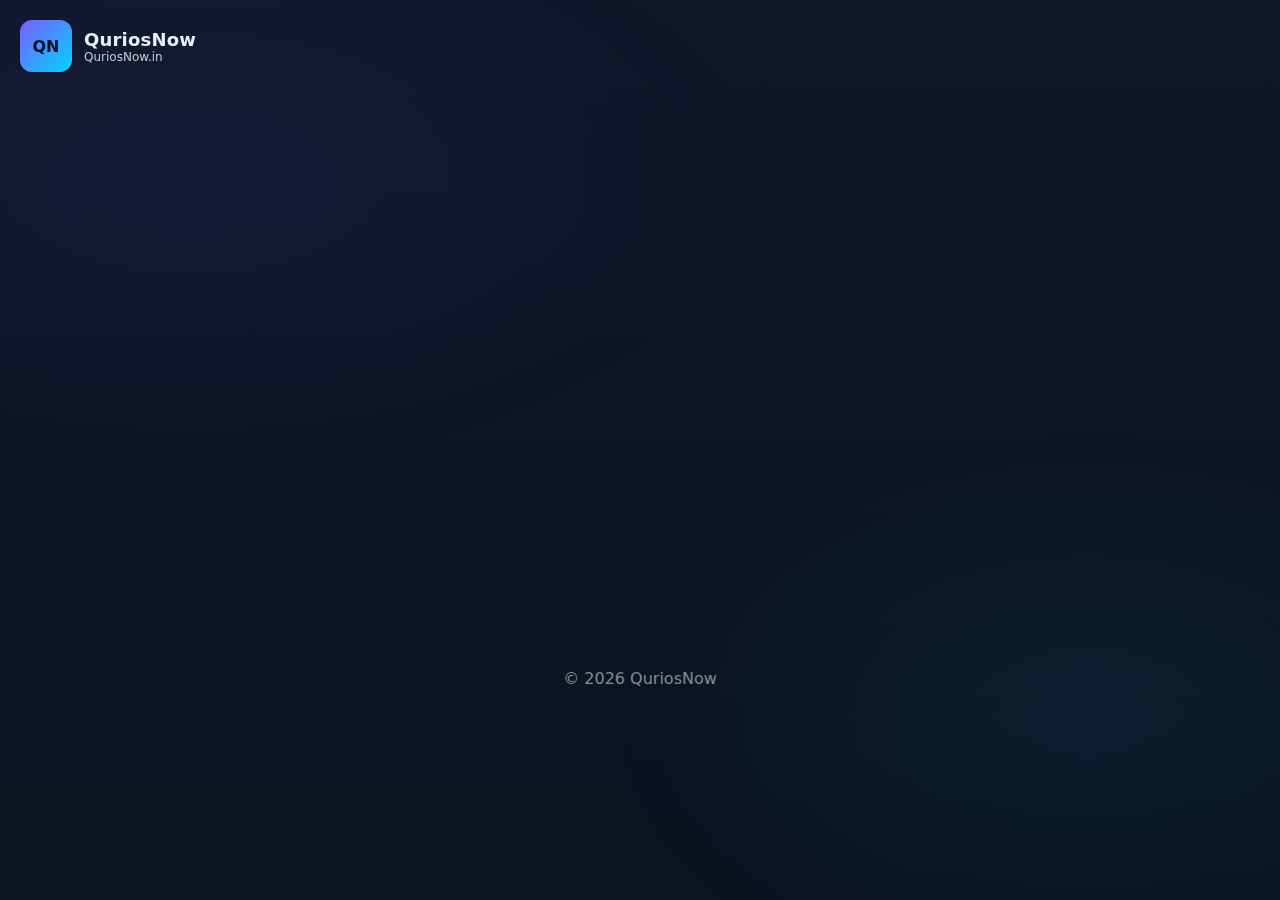
<file: index.html>
<!doctype html>
<html lang="en">
<head>
  <meta charset="utf-8">
  <meta name="viewport" content="width=device-width, initial-scale=1">
  <title>QuriosNow — Coming Soon</title>
  <script async src="https://pagead2.googlesyndication.com/pagead/js/adsbygoogle.js?client=ca-pub-7347419061596694"
     crossorigin="anonymous"></script>
  <meta name="description" content="QuriosNow.in - Coming Soon. A place for curious minds.">
  <link rel="icon" href="data:;base64,iVBORw0KGgo=">
  <link rel="stylesheet" href="css/styles.css">
</head>
<body>
  <div class="page-bg"></div>
  <div class="container">
    <header class="site-header">
      <div class="brand">
        <div class="logo" aria-hidden="true">QN</div>
        <div class="brand-text">
          <h1>QuriosNow</h1>
          <p class="domain">QuriosNow.in</p>
        </div>
      </div>
    </header>

    <main class="hero" role="main">
      <div class="card">
        <h2 class="eyebrow">Coming Soon</h2>
        <h3 class="title">Hello, curious minds.</h3>
        <p class="lead">We're crafting something inspiring — stories, ideas, and moments for the curious. Join our launch list to be first to know.</p>

        <div id="countdown" class="countdown" aria-live="polite">
          <div class="time"><span id="days">00</span><small>Days</small></div>
          <div class="time"><span id="hours">00</span><small>Hours</small></div>
          <div class="time"><span id="minutes">00</span><small>Minutes</small></div>
          <div class="time"><span id="seconds">00</span><small>Seconds</small></div>
        </div>

        <form id="subscribe" class="subscribe" aria-label="Subscribe to launch updates">
          <input id="email" type="email" placeholder="your@email.com" required>
          <button type="submit">Notify Me</button>
        </form>
        <p id="msg" class="msg" role="status" aria-live="polite"></p>
      </div>
    </main>

    <footer class="site-footer">© <span id="year"></span> QuriosNow</footer>
  </div>

  <script src="js/script.js"></script>
  <script async src="https://pagead2.googlesyndication.com/pagead/js/adsbygoogle.js?client=ca-pub-7347419061596694"
     crossorigin="anonymous"></script>
<!-- 1 -->
<ins class="adsbygoogle"
     style="display:block"
     data-ad-client="ca-pub-7347419061596694"
     data-ad-slot="1520969723"
     data-ad-format="auto"
     data-full-width-responsive="true"></ins>
<script>
     (adsbygoogle = window.adsbygoogle || []).push({});
</script>
</body>
</html>
</file>
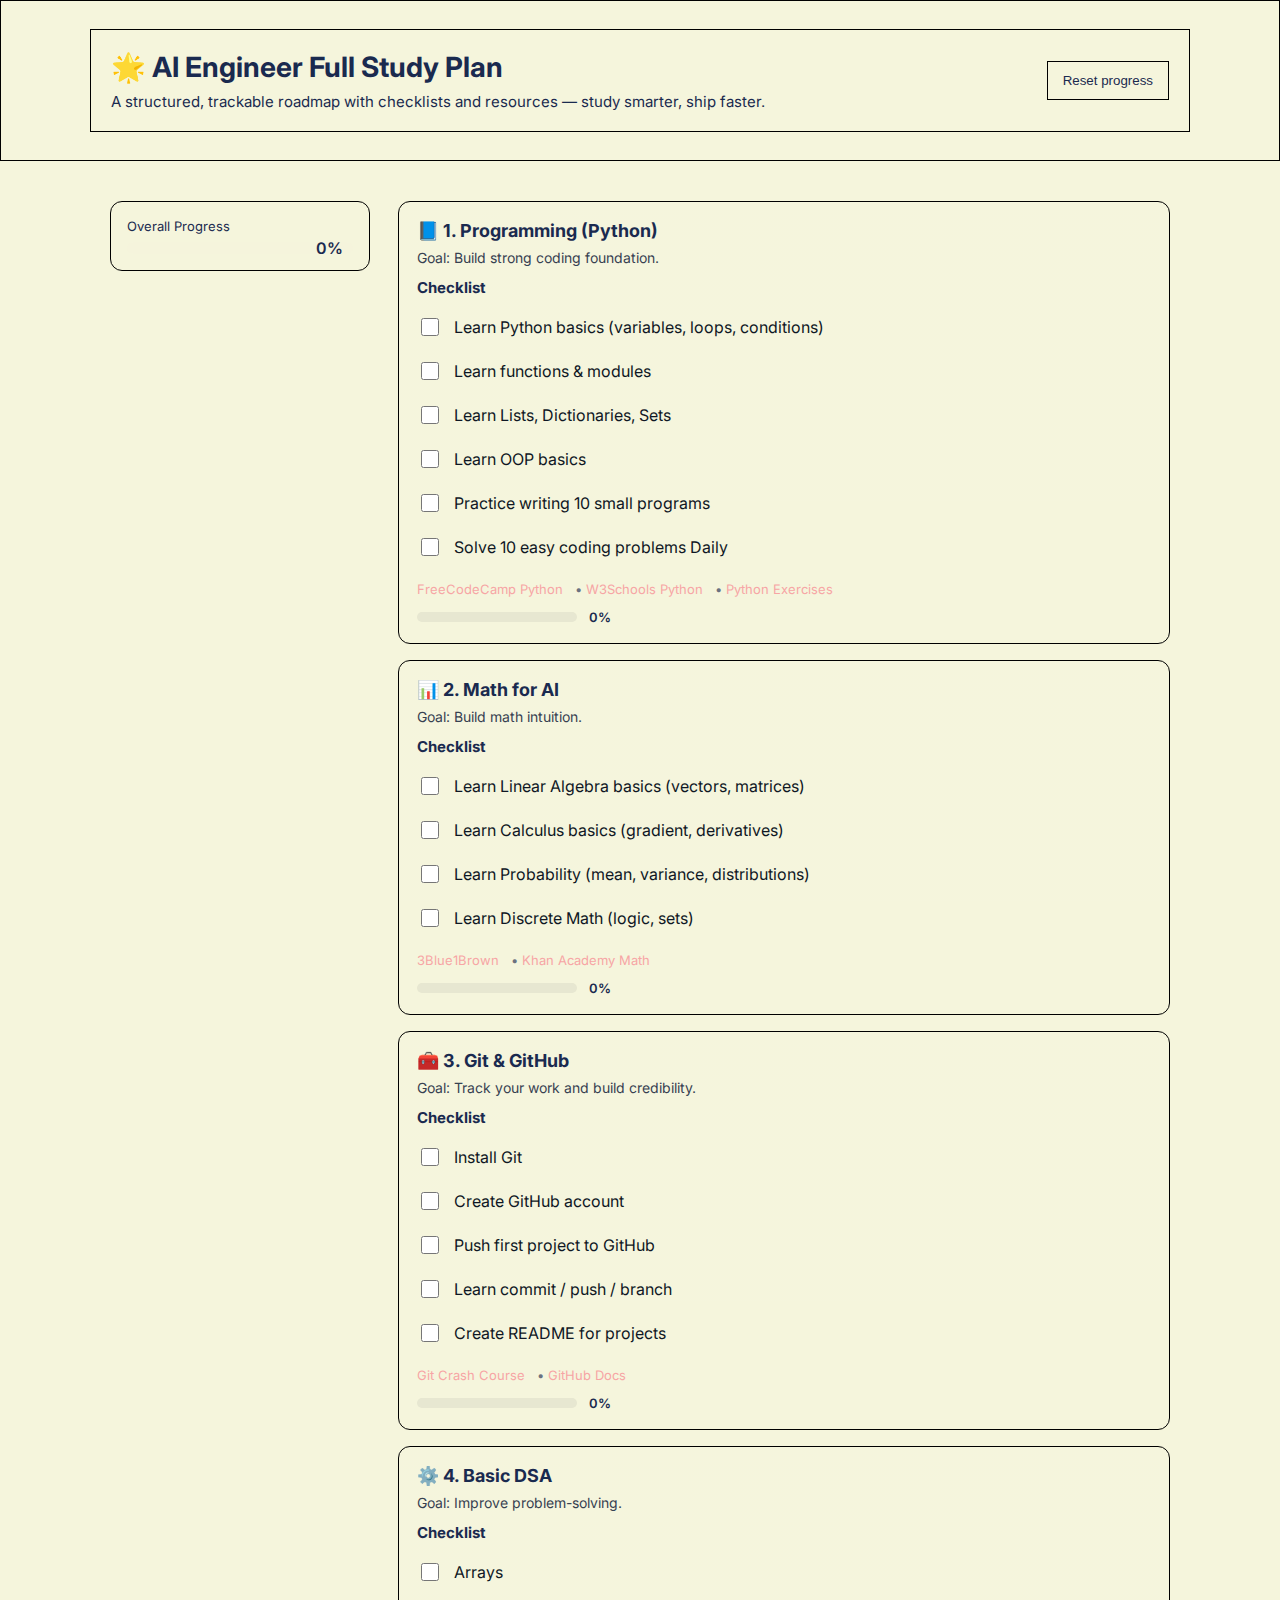
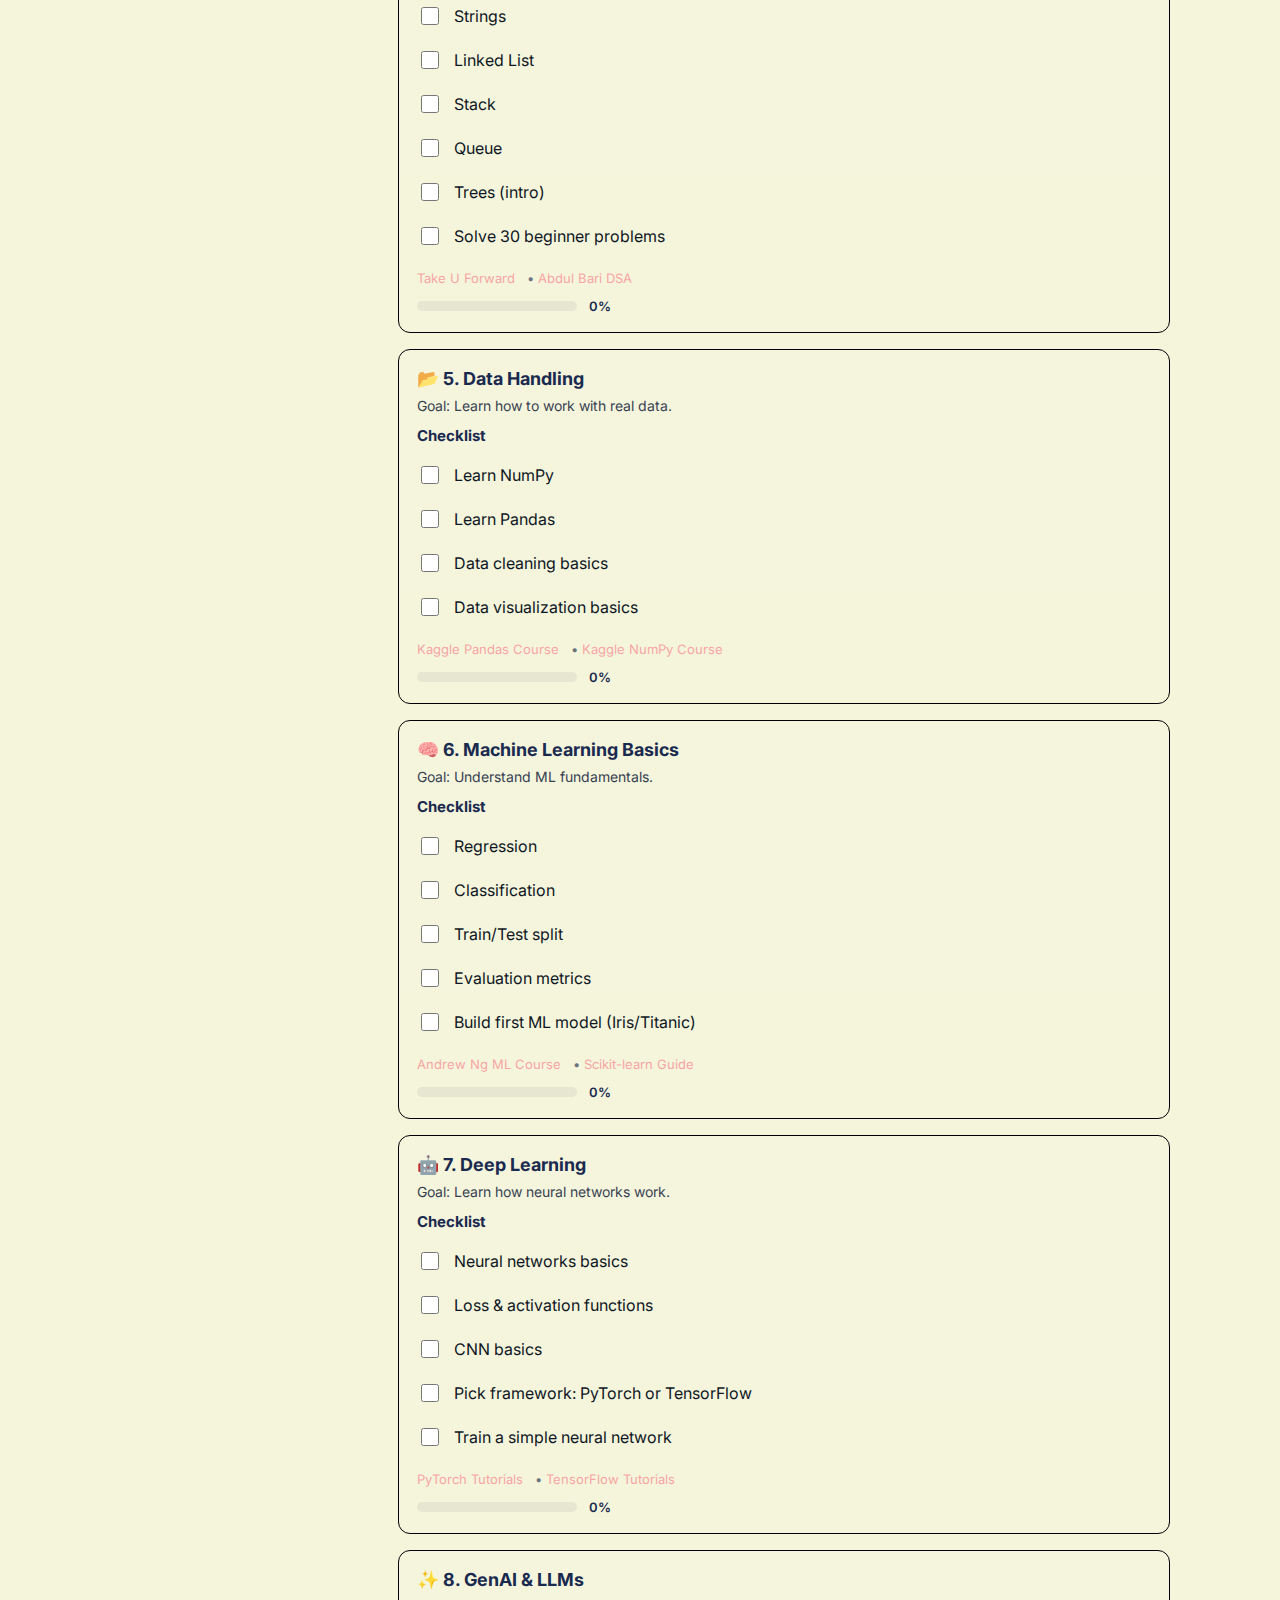
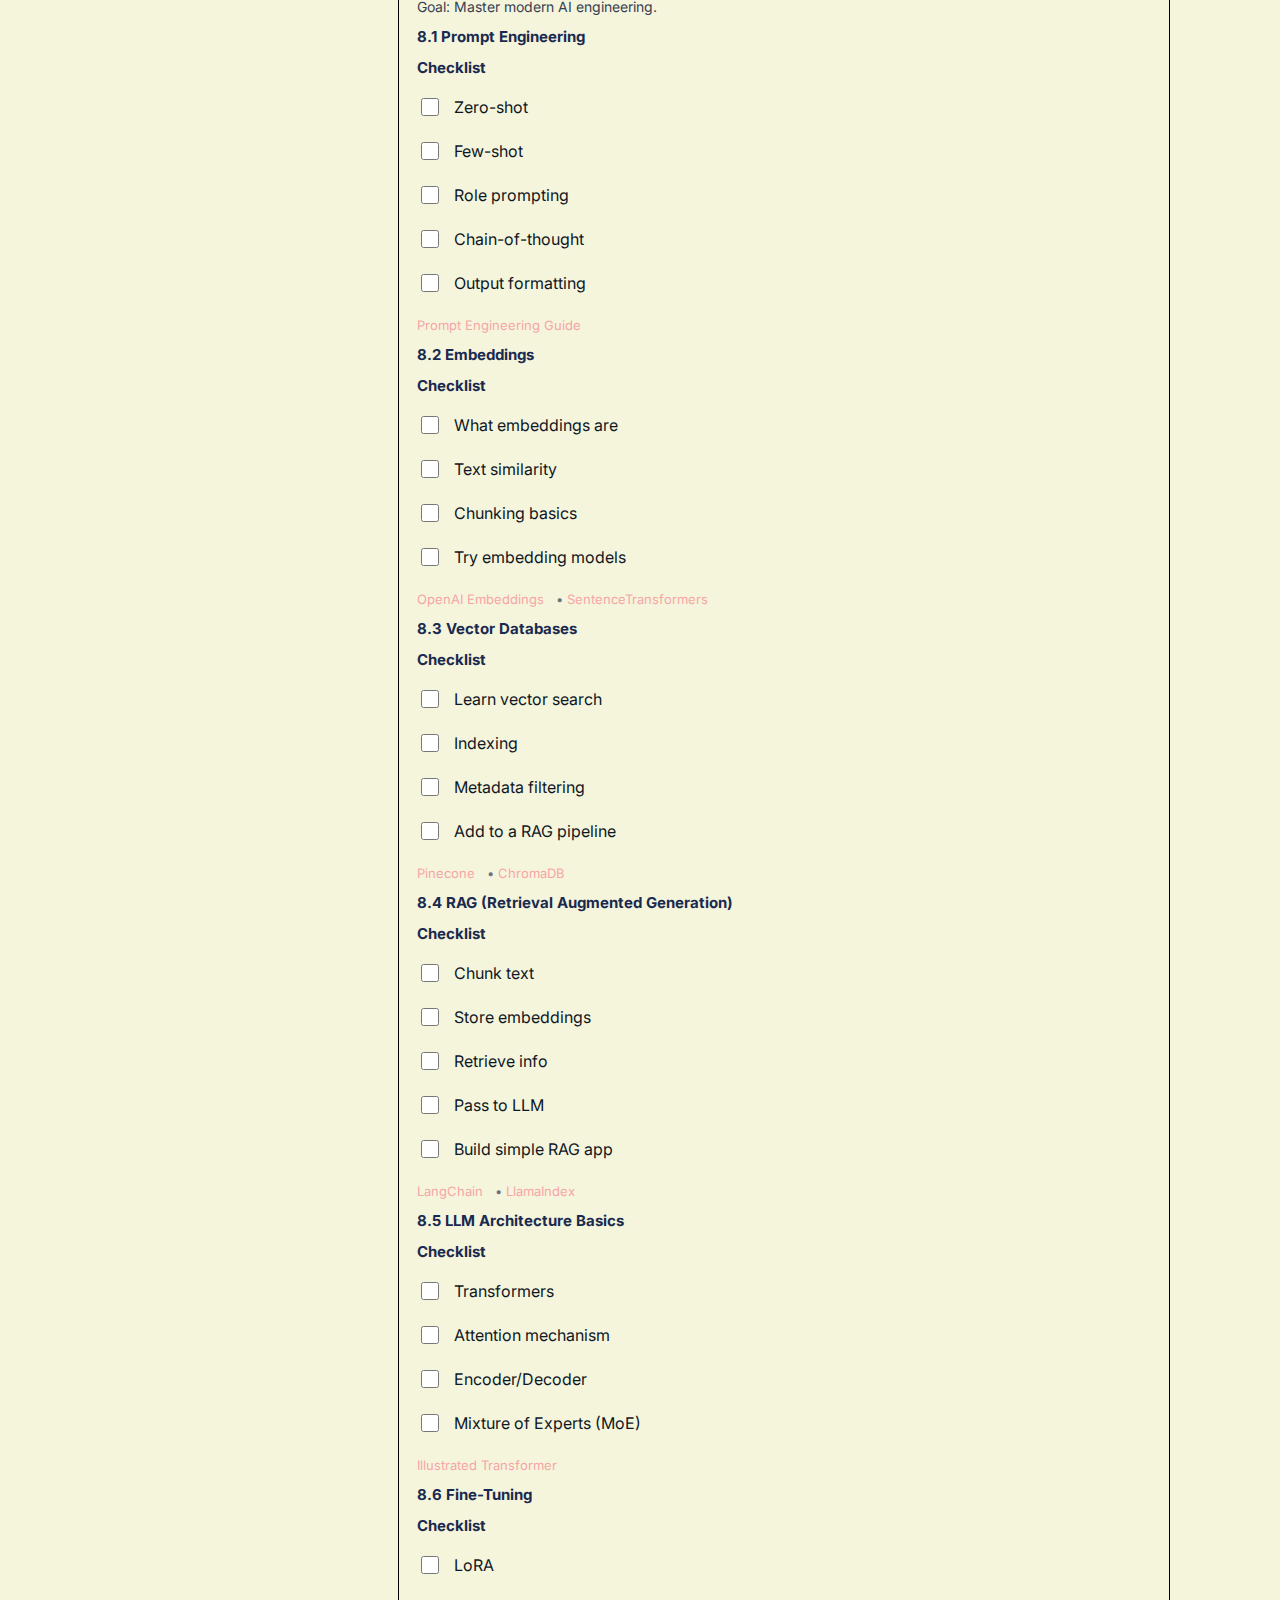
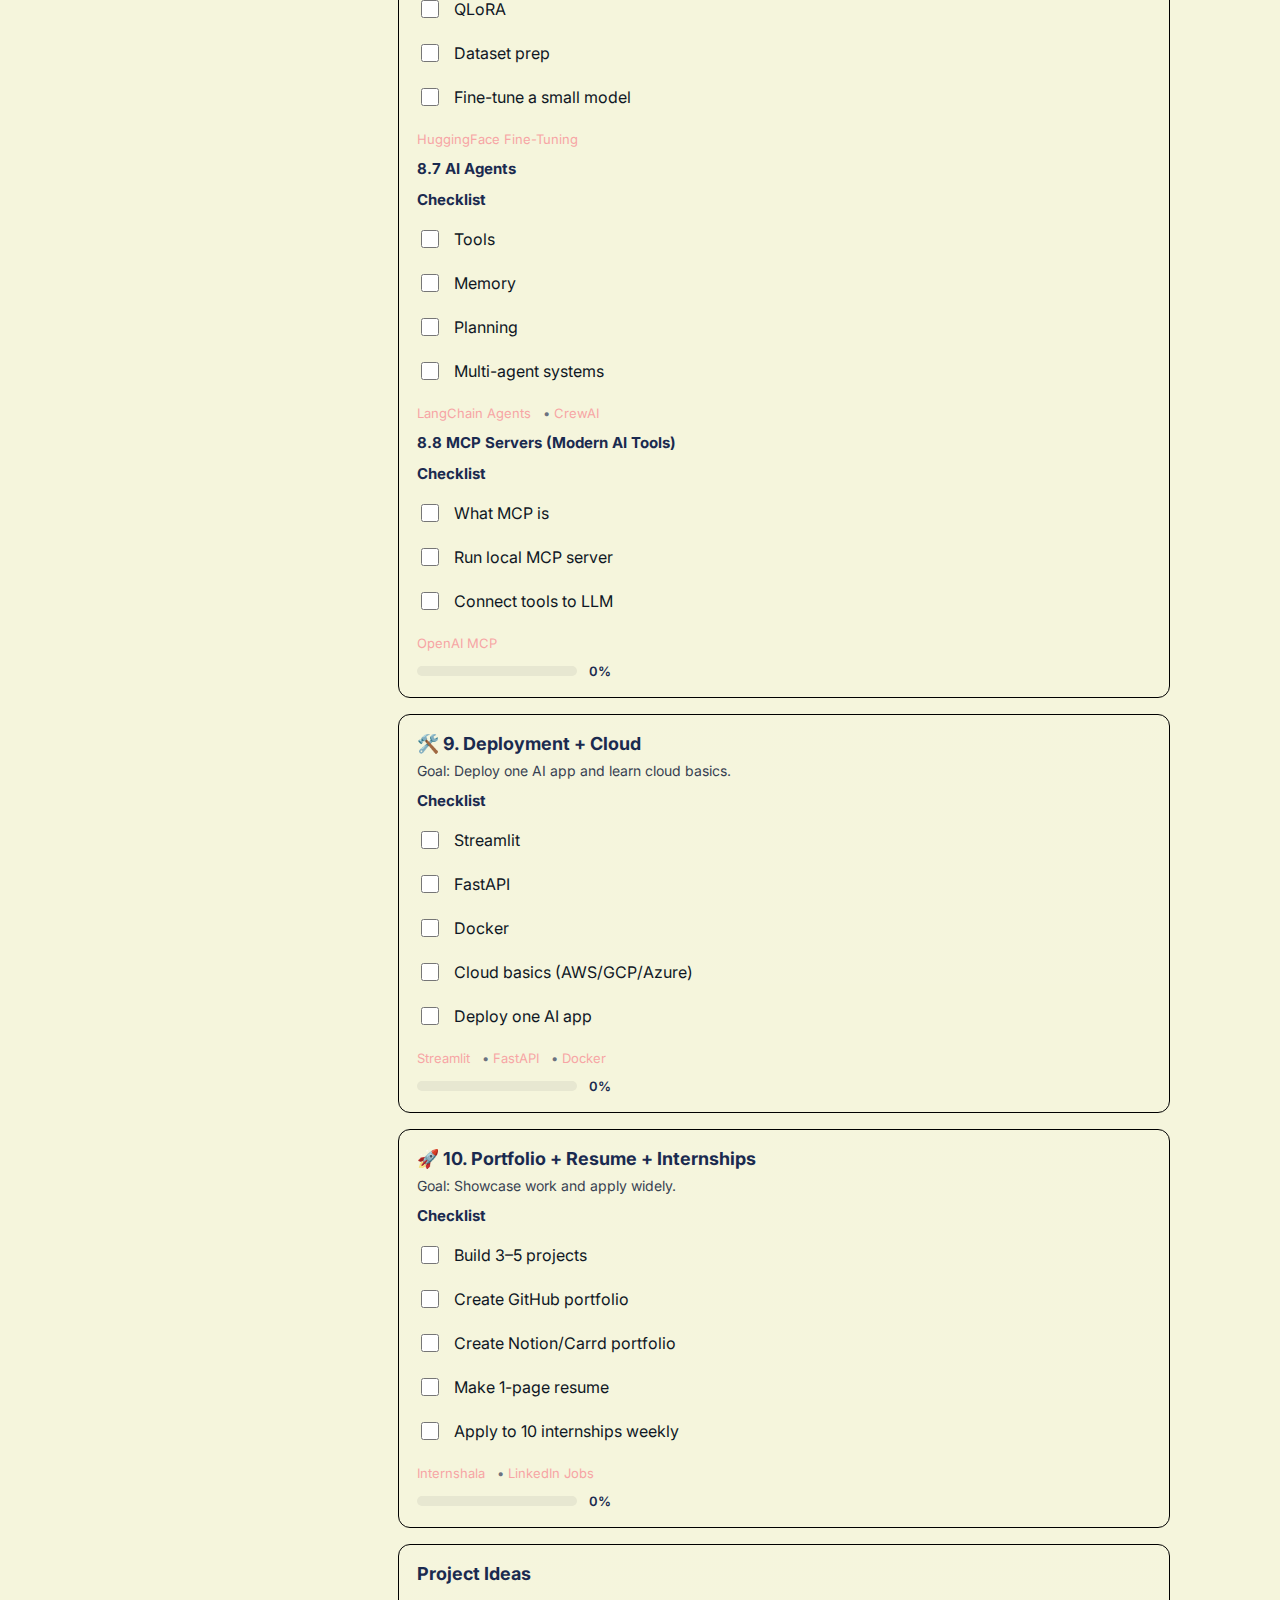
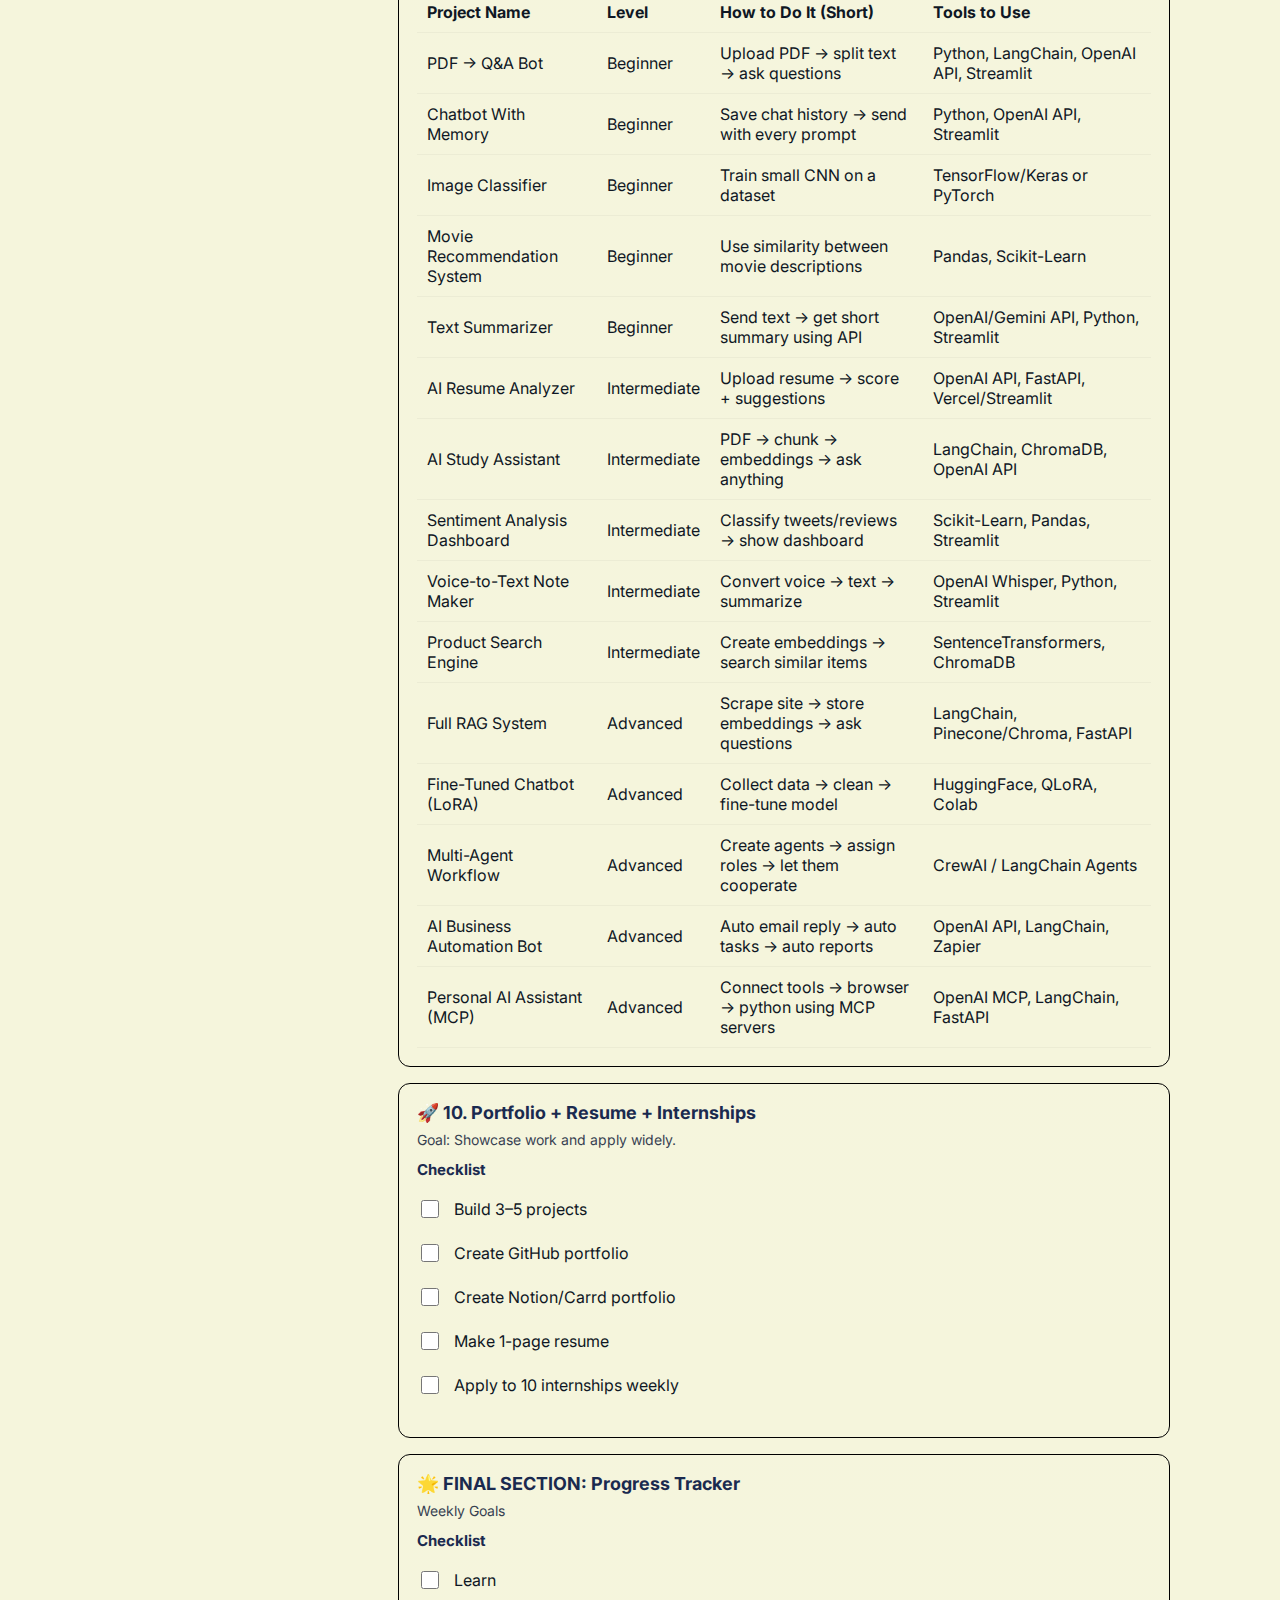
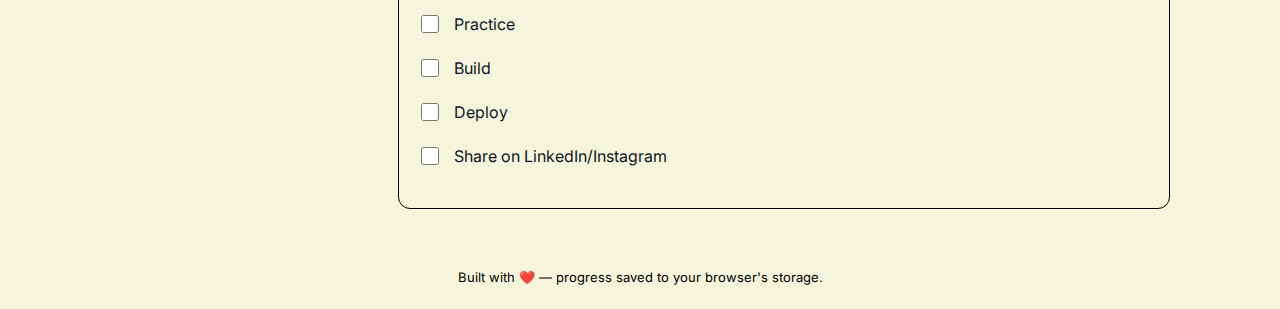
<file: ai-roadmap/index.html>
<!doctype html>
<html lang="en">
<head>
  <meta charset="utf-8" />
  <meta name="viewport" content="width=device-width,initial-scale=1" />
  <title>AI Engineer Study Roadmap</title>
  <link rel="stylesheet" href="style.css">
  <link rel="preconnect" href="https://fonts.googleapis.com">
  <link rel="preconnect" href="https://fonts.gstatic.com" crossorigin>
  <link href="https://fonts.googleapis.com/css2?family=Inter:wght@300;400;600;700&display=swap" rel="stylesheet">
</head>
<body>
  <header class="hero">
    <div class="container hero-inner">
      <div class="hero-left">
        <h1>🌟 AI Engineer Full Study Plan</h1>
        <p class="subtitle">A structured, trackable roadmap with checklists and resources — study smarter, ship faster.</p>
      </div>
      <div class="hero-cta">
        <button id="reset" class="btn-outline">Reset progress</button>
      </div>
    </div>
  </header>

  <div class="container wrapper">
    <aside class="sidebar">
      <div class="sidebar-panel">
        <div class="progress-label">Overall Progress</div>
        <div class="progress-bar">
          <div id="overallProgress" class="progress-fill" style="width:0%"></div>
          <div id="overallPercent" class="progress-percent">0%</div>
        </div>
      </div>
      <nav class="sidebar-nav" id="toc"></nav>
    </aside>

    <main class="content" id="roadmap"></main>
  </div>

  <footer class="footer container">
    <div>Built with ❤️ — progress saved to your browser's storage.</div>
  </footer>

  <script src="script.js"></script>
</body>
</html>
</file>
<file: css/styles.css>
:root{
  --bg1: #0f172a;
  --bg2: #0b1220;
  --accent: #7c5cff;
  --accent-2: #00d4ff;
  --glass: rgba(255,255,255,0.06);
  --muted: rgba(255,255,255,0.75);
  --card-shadow: 0 10px 30px rgba(2,6,23,0.6);
  font-family: Inter, ui-sans-serif, system-ui, -apple-system, "Segoe UI", Roboto, "Helvetica Neue", Arial;
}
*{box-sizing:border-box}
html,body{height:100%}
body{
  margin:0;
  color:#e6eef8;
  background: linear-gradient(180deg,var(--bg1),var(--bg2));
  -webkit-font-smoothing:antialiased;
  -moz-osx-font-smoothing:grayscale;
}
.page-bg{position:fixed;inset:0;opacity:0.06;background:radial-gradient(600px 300px at 15% 20%, var(--accent), transparent), radial-gradient(500px 300px at 85% 80%, var(--accent-2), transparent);pointer-events:none}
.container{min-height:100vh;display:flex;flex-direction:column;align-items:center;justify-content:center;padding:48px 24px}
.site-header{position:fixed;top:20px;left:20px;right:20px;display:flex;justify-content:flex-start;align-items:center}
.brand{display:flex;align-items:center;gap:12px}
.logo{width:52px;height:52px;border-radius:12px;background:linear-gradient(135deg,var(--accent),var(--accent-2));display:flex;align-items:center;justify-content:center;font-weight:700;color:#041025}
.brand-text h1{margin:0;font-size:18px;letter-spacing:0.2px}
.brand-text .domain{margin:0;font-size:12px;color:var(--muted)}
.hero{width:100%;max-width:920px;padding-top:56px}
.card{background:linear-gradient(180deg, rgba(255,255,255,0.03), rgba(255,255,255,0.02));border-radius:16px;padding:36px;box-shadow:var(--card-shadow);backdrop-filter: blur(8px);border:1px solid rgba(255,255,255,0.04)}
.eyebrow{margin:0;color:var(--accent);font-weight:600;letter-spacing:1px;text-transform:uppercase}
.title{margin:8px 0 12px;font-size:28px}
.lead{margin:0 0 20px;color:var(--muted);line-height:1.45}
.countdown{display:flex;gap:12px;margin:12px 0 18px;justify-content:center}
.time{background:linear-gradient(180deg, rgba(255,255,255,0.02), rgba(255,255,255,0.01));padding:12px 16px;border-radius:10px;text-align:center;min-width:76px}
.time span{display:block;font-size:20px;font-weight:700}
.time small{display:block;color:var(--muted);font-size:12px}
.subscribe{display:flex;gap:8px;margin-top:6px;align-items:center}
.subscribe input{flex:1;padding:12px 14px;border-radius:10px;border:1px solid rgba(255,255,255,0.06);background:transparent;color:inherit;outline:none}
.subscribe button{padding:12px 16px;border-radius:10px;border:none;background:linear-gradient(90deg,var(--accent),var(--accent-2));color:#041025;font-weight:700;cursor:pointer}
.msg{margin:10px 0 0;font-size:14px;color:#cbe7ff;min-height:20px}
.meta{display:flex;align-items:center;gap:12px;margin-top:18px;justify-content:space-between}
.small{margin:0;color:var(--muted);font-size:13px}
.socials{display:flex;gap:10px}
.icon{display:inline-flex;align-items:center;justify-content:center;width:40px;height:40px;border-radius:9px;background:rgba(255,255,255,0.02);color:var(--muted);text-decoration:none}
.site-footer{margin-top:28px;color:rgba(255,255,255,0.5);text-align:center}

@media (max-width:640px){
  .card{padding:20px;border-radius:14px}
  .title{font-size:20px}
  .time{min-width:56px;padding:10px}
  .subscribe{flex-direction:column;align-items:stretch}
  .subscribe button{width:100%}
  .site-header{left:12px;right:12px}
}

/* subtle entrance animation */
.card{transform:translateY(10px);opacity:0;animation:pop .6s cubic-bezier(.2,.9,.3,1) .08s forwards}
@keyframes pop{to{transform:none;opacity:1}}
</file>
<file: ai-roadmap/style.css>
:root{
  --bg-dark: #1A2A4F; /* deep navy */
  --accent1: #F7A5A5; /* soft pink */
  --accent2: #FFDBB6; /* peach */
  --bg-light: #FFF2EF; /* very light */
  --muted: rgba(255,242,239,0.65);
}
*{box-sizing:border-box}
.body, body{font-family:Inter,system-ui,Segoe UI,Arial,sans-serif;background:beige;color:var(--bg-dark);margin:0;min-height:100vh}

/* layout */
.container{max-width:1100px;margin:0 auto;padding:20px}
.hero{background:transparent;padding:28px 0;border-bottom:1px solid rgba(255,242,239,0.03)}
.hero-inner{display:flex;align-items:center;justify-content:space-between;gap:20px}
.hero-left h1{font-size:28px;margin:0}
.hero .subtitle{margin:8px 0 0;color:var(--bg-dark);font-size:15px}
.hero-cta .btn-outline{background:transparent;border:1px solid rgba(255,242,239,0.12);color:var(--bg-dark);padding:10px 14px;border-radius:8px;cursor:pointer}
.hero, .hero-inner, .hero-cta{border:1px solid #000}

.wrapper{display:flex;gap:28px;margin-top:20px}
.sidebar{width:260px;flex:0 0 260px}
.sidebar-panel{background:rgba(255,242,239,0.03);padding:16px;border-radius:12px;margin-bottom:16px;border:1px solid #000}
.sidebar .progress-label{font-size:13px;color:var(--bg-dark);margin-bottom:8px}
.sidebar .progress-bar{height:12px;background:rgba(255,242,239,0.04);border-radius:999px;overflow:hidden}
.sidebar .progress-fill{height:100%;background:linear-gradient(90deg,var(--accent1),var(--accent2));width:0;transition:width .5s ease}
.sidebar-nav{margin-top:8px}
.sidebar-nav a{display:block;padding:8px 6px;color:var(--bg-dark);text-decoration:none;border-radius:6px}
.sidebar-nav a:hover{background:rgba(0,0,0,0.04);color:var(--bg-dark)}

.content{flex:1}
.section{background:linear-gradient(180deg, rgba(255,255,255,0.02), rgba(255,255,255,0.01));padding:18px;border-radius:12px;margin-bottom:16px;border:1px solid #000}
.section h2{margin:0 0 8px;font-size:18px;color:var(--bg-dark)}
.section h3{margin:12px 0 6px;font-size:15px;color:var(--bg-dark)}
.goal{font-size:14px;color:#374151;margin-bottom:12px}

/* progress percent text overlay */
.progress-bar{position:relative}
.progress-percent{position:absolute;right:10px;top:50%;transform:translateY(-50%);font-weight:600;color:var(--bg-dark);background:transparent}

/* per-section small progress */
.section-meta{display:flex;justify-content:flex-start;align-items:center;gap:12px;margin-top:12px}
.small-bar{width:160px;height:10px;background:rgba(15,23,36,0.06);border-radius:999px;overflow:hidden}
.small-fill{height:100%;background:linear-gradient(90deg,var(--accent1),var(--accent2));width:0;transition:width .4s}
.section-percent{font-size:13px;color:var(--bg-dark);font-weight:600}

.checklist{list-style:none;padding:0;margin:8px 0 12px}
.checklist li{display:flex;align-items:center;gap:12px;padding:10px 0;border-top:0}
.checklist label{flex:1;color:#0f1724}
.checklist input[type="checkbox"]{width:18px;height:18px}

.resources{font-size:13px;color:#6b7280;margin:8px 0}
.resources a{color:var(--accent1);text-decoration:none;margin-right:8px}

.projects table{width:100%;border-collapse:collapse;margin-top:8px}
.projects th,.projects td{padding:10px;border-bottom:1px solid rgba(15,23,36,0.04);text-align:left;color:#0f1724}

.footer{padding:24px 0;color:#000;font-size:13px;text-align:center}

@media (max-width:1000px){.wrapper{flex-direction:column}.sidebar{width:100%;flex:auto}.hero-inner{flex-direction:column;align-items:flex-start}.hero-cta{align-self:flex-end}}
</file>
